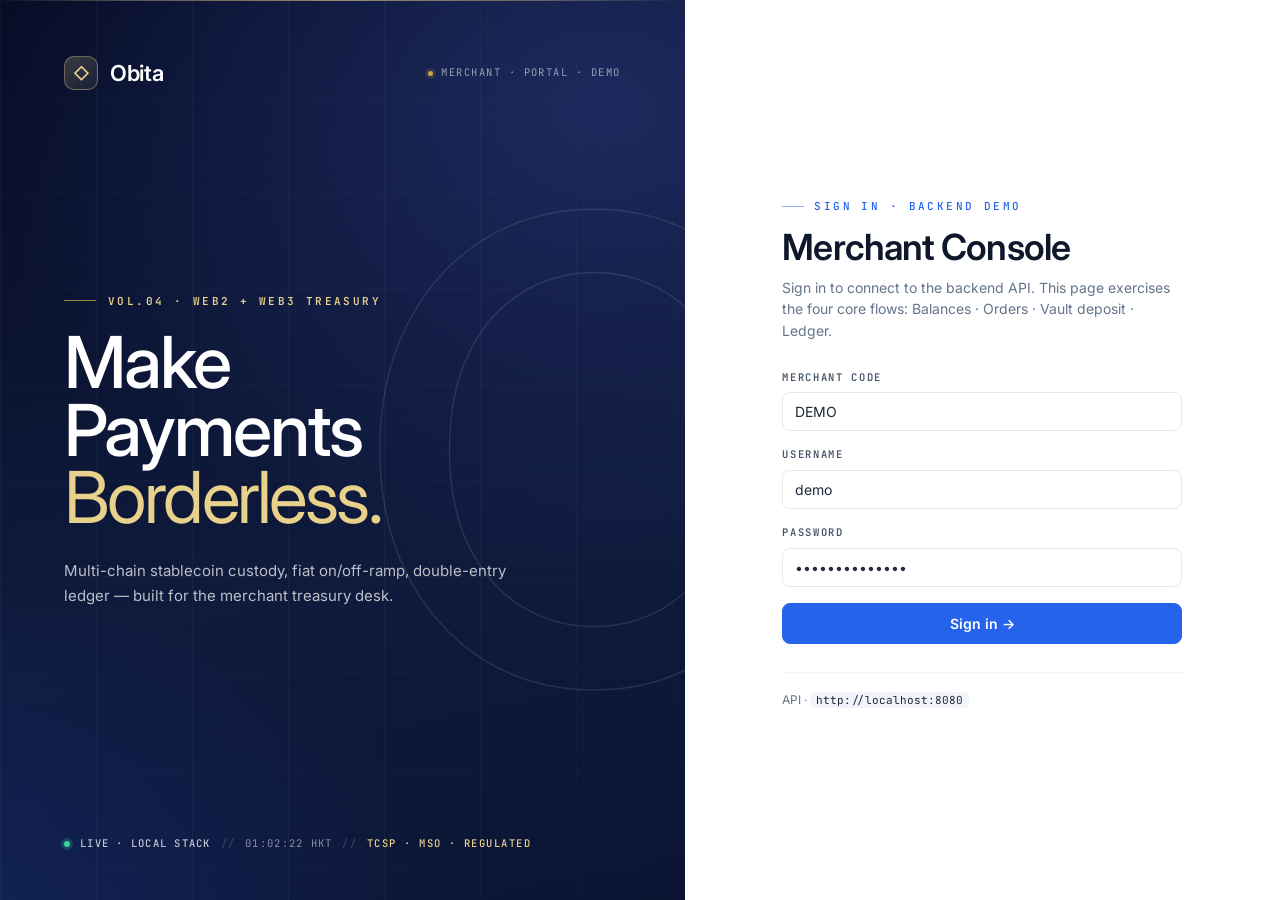
<file: frontend/index.html>
<!DOCTYPE html>
<html lang="en">
<head>
    <meta charset="UTF-8">
    <meta name="viewport" content="width=device-width, initial-scale=1.0">
    <title>Obita · Merchant Portal · Demo</title>
    <link href="https://fonts.googleapis.com/css2?family=Inter:wght@400;500;600;700&display=swap" rel="stylesheet">
    <link href="https://api.fontshare.com/v2/css?f[]=clash-display@700,600,500,400&display=swap" rel="stylesheet">
    <link href="https://fonts.googleapis.com/css2?family=JetBrains+Mono:wght@400;500;600;700&display=swap" rel="stylesheet">
    <link rel="stylesheet" href="styles.css">
</head>
<body class="is-logged-out" data-theme="light">

<!-- =========================================================================
     LOGIN — split brand panel + form
     ========================================================================= -->
<section id="view-login" class="view view--login">
    <!-- Brand panel (left) -->
    <aside class="login-brand-panel" aria-hidden="true">
        <span class="login-brand-emblem">O</span>

        <header class="login-brand-head">
            <div class="login-brand-lockup">
                <span class="login-brand-mark">◇</span>
                <span class="login-brand-wordmark">Obita</span>
            </div>
            <span class="login-brand-env">
                <span class="login-brand-env-dot"></span>
                merchant · portal · demo
            </span>
        </header>

        <div class="login-brand-hero">
            <p class="login-brand-eyebrow"><span id="login-brand-eyebrow">Vol.04 · Web2 + Web3 Treasury</span></p>
            <h2 class="login-brand-headline">
                <span id="login-brand-l1">Make</span><br>
                <span id="login-brand-l2">Payments</span><br>
                <em id="login-brand-em">Borderless.</em>
            </h2>
            <p class="login-brand-sub" id="login-brand-sub">
                Multi-chain stablecoin custody, fiat on/off-ramp, double-entry ledger — built for the merchant treasury desk.
            </p>
        </div>

        <footer class="login-brand-foot">
            <span class="login-brand-dot"></span>
            <span class="login-brand-status" id="login-brand-status">Live · Local stack</span>
            <span class="login-brand-sep">//</span>
            <span class="login-brand-time" id="login-brand-time">—</span>
            <span class="login-brand-sep">//</span>
            <span class="login-brand-seal" id="login-brand-seal">TCSP · MSO · Regulated</span>
        </footer>
    </aside>

    <!-- Form panel (right) -->
    <section class="login-form-panel" role="dialog" aria-labelledby="login-title">
        <div class="login-form-inner">
            <p class="login-eyebrow" id="login-eyebrow">Sign in · Backend Demo</p>
            <h1 class="login-title" id="login-title">Merchant Console</h1>
            <p class="login-sub" id="login-sub">Sign in to connect to the backend API. This page exercises the four core flows: Balances · Orders · Vault deposit · Ledger.</p>

            <form id="login-form" class="login-form" autocomplete="on">
                <label class="field">
                    <span class="field-label" id="login-merchant-label">Merchant code</span>
                    <input name="merchantCode" type="text" required value="DEMO" autocomplete="organization">
                </label>
                <label class="field">
                    <span class="field-label" id="login-username-label">Username</span>
                    <input name="username" type="text" required value="demo" autocomplete="username">
                </label>
                <label class="field">
                    <span class="field-label" id="login-password-label">Password</span>
                    <input name="password" type="password" required value="ObitaDemo!2026" autocomplete="current-password">
                </label>
                <button type="submit" class="btn btn--primary" id="login-submit" style="padding: 11px 16px; font-size: 14px;">Sign in →</button>
            </form>

            <div id="login-error" class="alert alert--error hidden" style="margin-top: 16px;"></div>

            <div class="login-footer">
                <span id="login-api-label">API</span> · <code id="login-api-base">http://localhost:8080</code>
            </div>
        </div>
    </section>
</section>

<!-- =========================================================================
     APP SHELL — sidebar + main
     ========================================================================= -->
<div class="dashboard-layout hidden" id="view-app">

    <!-- Sidebar -->
    <aside class="sidebar">
        <div class="sidebar-header">
            <div class="logo">
                <span class="logo-icon">◇</span>
                <span>Obita</span>
            </div>
        </div>

        <nav class="sidebar-nav" id="sidebar-nav">
            <a href="#overview" class="nav-item active" data-route="overview">
                <span class="nav-icon">▥</span><span class="nav-label">Overview</span>
            </a>

            <div class="nav-section-label" data-i18n="nav.section.vaults">Asset Vaults</div>
            <a href="#vault" class="nav-item" data-route="vault">
                <span class="nav-icon">◈</span><span class="nav-label">Stablecoin Vault</span>
            </a>
            <a href="#fiat-vault" class="nav-item" data-route="fiat-vault">
                <span class="nav-icon">¤</span><span class="nav-label">Fiat Vault</span>
                <span class="nav-coming-soon">Soon</span>
            </a>

            <div class="nav-section-label" data-i18n="nav.section.flow">Money Flow</div>
            <a href="#orders" class="nav-item" data-route="orders">
                <span class="nav-icon">↘</span><span class="nav-label">Invoice Orders</span>
            </a>
            <a href="#payouts" class="nav-item" data-route="payouts">
                <span class="nav-icon">↗</span><span class="nav-label">Payouts</span>
            </a>
            <a href="#conversion" class="nav-item" data-route="conversion">
                <span class="nav-icon">⇄</span><span class="nav-label">Conversion</span>
            </a>

            <div class="nav-section-label" data-i18n="nav.section.ops">Operations</div>
            <a href="#ledger" class="nav-item" data-route="ledger">
                <span class="nav-icon">≡</span><span class="nav-label">Ledger</span>
            </a>
            <a href="#approvals" class="nav-item" data-route="approvals">
                <span class="nav-icon">✓</span><span class="nav-label">Approvals</span>
            </a>
            <a href="#reports" class="nav-item" data-route="reports">
                <span class="nav-icon">▤</span><span class="nav-label">Report Center</span>
            </a>

            <div class="nav-section-label" data-i18n="nav.section.account">Account</div>
            <a href="#members" class="nav-item" data-route="members">
                <span class="nav-icon">⌬</span><span class="nav-label">Members</span>
            </a>
        </nav>

        <div class="sidebar-foot">
            <span id="sidebar-foot-label">Backend</span>
            <strong id="sidebar-foot-api">localhost:8080</strong>
        </div>
    </aside>

    <!-- Main content -->
    <main class="main-content">
        <header class="top-header">
            <div class="header-merchant-brand">
                <div class="header-merchant-logo" id="header-logo">D</div>
                <div class="header-merchant-copy">
                    <div class="header-merchant-label" id="header-merchant-label">Merchant</div>
                    <div class="header-merchant-name" id="header-merchant-name">DEMO</div>
                </div>
            </div>

            <div class="header-actions">
                <button class="header-icon-btn" id="btn-refresh" title="Refresh">↻</button>
                <button class="header-icon-btn" id="btn-theme" title="Toggle theme" aria-label="Toggle theme">☾</button>
                <button class="header-icon-btn header-lang-btn" id="btn-lang" title="Language">EN</button>
                <button class="header-icon-btn" id="btn-notif" title="Notifications">
                    ⚐<span class="notif-dot" id="notif-dot"></span>
                </button>
                <div class="dropdown-anchor">
                    <button class="header-avatar" id="btn-profile" title="Profile">D</button>
                    <div class="dropdown-menu" id="profile-menu">
                        <div class="dropdown-header">
                            <div class="user-name" id="profile-user-name">demo</div>
                            <div class="user-email" id="profile-user-email">demo@obita.local</div>
                        </div>
                        <div class="dropdown-item" data-action="my-profile">
                            <span class="dropdown-icon">◉</span>
                            <span data-i18n="profile.my">My Profile</span>
                        </div>
                        <div class="dropdown-item" data-action="security">
                            <span class="dropdown-icon">⚿</span>
                            <span data-i18n="profile.security">Security</span>
                        </div>
                        <div class="dropdown-item" data-action="docs">
                            <span class="dropdown-icon">⌘</span>
                            <span data-i18n="profile.docs">API Docs</span>
                        </div>
                        <div class="dropdown-divider"></div>
                        <div class="dropdown-item danger" data-action="logout">
                            <span class="dropdown-icon">⏻</span>
                            <span data-i18n="header.logout">Sign out</span>
                        </div>
                    </div>
                </div>
            </div>
        </header>

        <div class="content-body" id="content-body">
            <!-- dynamic page renders here -->
        </div>
    </main>
</div>

<!-- =========================================================================
     CREATE ORDER MODAL
     ========================================================================= -->
<div id="modal-create-order" class="modal hidden">
    <div class="modal-backdrop" data-close></div>
    <div class="modal-card">
        <header class="modal-header">
            <h3 id="m-order-title">New Invoice Order</h3>
            <button class="modal-close" data-close>×</button>
        </header>
        <form id="create-order-form" class="form modal-body">
            <label class="field">
                <span class="field-label" id="m-order-no-label">Merchant Order No</span>
                <input name="merchantOrderNo" type="text" required maxlength="64">
            </label>
            <div class="form-row">
                <label class="field">
                    <span class="field-label" id="m-order-quote-label">Quote</span>
                    <select name="quoteAsset">
                        <option value="CNY">CNY</option>
                        <option value="USD">USD</option>
                        <option value="HKD">HKD</option>
                    </select>
                </label>
                <label class="field">
                    <span class="field-label" id="m-order-quote-amount-label">Amount</span>
                    <input name="quoteAmount" type="number" min="0" step="0.01" required value="700">
                </label>
            </div>
            <div class="form-row">
                <label class="field">
                    <span class="field-label" id="m-order-settle-label">Settle currency</span>
                    <select name="settleAsset">
                        <option value="USDC-POLYGON">USDC-POLYGON</option>
                        <option value="USDC-ETH">USDC-ETH</option>
                        <option value="USDT-TRC20">USDT-TRC20</option>
                        <option value="USDT-BSC">USDT-BSC</option>
                    </select>
                </label>
                <label class="field">
                    <span class="field-label" id="m-order-settle-amount-label">Amount</span>
                    <input name="settleAmount" type="number" min="0" step="0.000001" required value="100">
                </label>
            </div>
            <label class="field">
                <span class="field-label" id="m-order-channel-label">Payment channel</span>
                <select name="paymentChannel">
                    <option value="CRYPTO">CRYPTO</option>
                    <option value="FIAT_BANK">FIAT_BANK</option>
                </select>
            </label>
            <label class="field">
                <span class="field-label" id="m-order-desc-label">Description</span>
                <input name="description" type="text" maxlength="255" id="m-order-desc-input" placeholder="optional">
            </label>
            <footer class="modal-footer">
                <button type="button" class="btn btn--ghost" id="m-order-cancel" data-close>Cancel</button>
                <button type="submit" class="btn btn--primary" id="m-order-create">Create order</button>
            </footer>
        </form>
    </div>
</div>

<!-- =========================================================================
     CREATE WITHDRAWAL MODAL (Sprint 6 — Payouts)
     ========================================================================= -->
<div id="modal-create-withdrawal" class="modal hidden">
    <div class="modal-backdrop" data-close></div>
    <div class="modal-card">
        <header class="modal-header">
            <h3 id="m-wdr-title">New Withdrawal</h3>
            <button class="modal-close" data-close>×</button>
        </header>
        <form id="create-withdrawal-form" class="form modal-body">
            <div class="form-row">
                <label class="field">
                    <span class="field-label" id="m-wdr-chain-label">Chain</span>
                    <select name="chainId">
                        <option value="POLYGON">POLYGON</option>
                        <option value="ETH">ETH</option>
                        <option value="BSC">BSC</option>
                        <option value="TRON">TRON</option>
                    </select>
                </label>
                <label class="field">
                    <span class="field-label" id="m-wdr-asset-label">Asset</span>
                    <select name="asset">
                        <option value="USDC-POLYGON">USDC-POLYGON</option>
                        <option value="USDC-ETH">USDC-ETH</option>
                        <option value="USDT-BSC">USDT-BSC</option>
                        <option value="USDT-TRC20">USDT-TRC20</option>
                    </select>
                </label>
            </div>
            <label class="field">
                <span class="field-label" id="m-wdr-amount-label">Amount</span>
                <input name="amount" type="number" min="0" step="0.000001" required value="50">
            </label>
            <label class="field">
                <span class="field-label" id="m-wdr-to-label">Destination address</span>
                <input name="toAddress" type="text" required maxlength="128" value="0xC0FFEE0000000000000000000000000000000000">
            </label>
            <p class="muted" id="m-wdr-foureyes" style="font-size: 12px; margin-top: 4px;">
                A second user (e.g. <code>demo_approver</code>) must approve before broadcast.
            </p>
            <footer class="modal-footer">
                <button type="button" class="btn btn--ghost" id="m-wdr-cancel" data-close>Cancel</button>
                <button type="submit" class="btn btn--primary" id="m-wdr-create">Submit request</button>
            </footer>
        </form>
    </div>
</div>

<!-- =========================================================================
     ORDER DETAIL MODAL
     ========================================================================= -->
<div id="modal-order-detail" class="modal hidden">
    <div class="modal-backdrop" data-close></div>
    <div class="modal-card" style="width: min(680px, calc(100vw - 32px));">
        <header class="modal-header">
            <h3 id="m-detail-title">Order Detail</h3>
            <button class="modal-close" data-close>×</button>
        </header>
        <div class="modal-body" id="m-detail-body" style="max-height: 70vh; overflow-y: auto;">
            <div class="empty">Loading…</div>
        </div>
    </div>
</div>

<!-- =========================================================================
     DRAWERS (slide from right) — share one overlay
     ========================================================================= -->
<div class="drawer-overlay" id="drawer-overlay"></div>
<aside class="drawer" id="inbox-drawer" aria-hidden="true">
    <div class="drawer-header">
        <h3 id="inbox-title">Inbox</h3>
        <button class="drawer-close" data-drawer-close aria-label="Close">×</button>
    </div>
    <div class="drawer-body" id="inbox-body"></div>
</aside>

<aside class="drawer" id="wallet-drawer" aria-hidden="true">
    <div class="drawer-header">
        <h3 id="wallet-title">Wallet History</h3>
        <button class="drawer-close" data-drawer-close aria-label="Close">×</button>
    </div>
    <div class="drawer-body" id="wallet-body"></div>
</aside>

<!-- toast -->
<div id="toast" class="toast hidden"></div>

<script type="module" src="api.js"></script>
<script type="module" src="app.js"></script>
</body>
</html>
</file>
<file: frontend/styles.css>
/* =============================================================================
   Obita Backend Demo — design tokens & components borrowed from
   frontend-legacy/design.md. Editorial direction: brass eyebrows, mono for
   IDs, status pairs, surface ladder. The shell is a sidebar+main dashboard
   matching the legacy SPA so demo pages read as one product.
   ============================================================================= */

:root, [data-theme="light"] {
    /* Surface ladder */
    --surface-base:    #FFFFFF;
    --surface-soft:    #FCFDFE;
    --surface-quiet:   #F8FAFC;
    --surface-overlay: #F1F5F9;

    /* Ink ladder */
    --ink-strong: #0F172A;
    --ink-base:   #1E293B;
    --ink-mid:    #475569;
    --ink-mute:   #64748B;
    --ink-quiet:  #94A3B8;

    /* Lines */
    --line-soft: #F1F5F9;
    --line-base: #E2E8F0;

    /* Brand */
    --clr-brand-ink:      #060B24;
    --clr-brand-ink-2:    #0F1B3D;
    --clr-brand-ink-3:    #1C2A5E;
    --clr-brand-electric: #1E3AFF;
    --clr-brand-brass:    #C9A449;
    --clr-brand-brass-2:  #E8D18A;
    --clr-brand-paper:    #F4EEDD;

    /* Status — paired (fg / strong / bg / soft-bg / border) */
    --status-success-fg:      #15803D;
    --status-success-strong:  #16A34A;
    --status-success-bg:      #DCFCE7;
    --status-success-soft-bg: #ECFDF5;
    --status-success-border:  #86EFAC;

    --status-info-fg:      #1D4ED8;
    --status-info-strong:  #2563EB;
    --status-info-bg:      #DBEAFE;
    --status-info-soft-bg: #EFF6FF;
    --status-info-border:  #BFDBFE;

    --status-warn-fg:      #B45309;
    --status-warn-strong:  #D97706;
    --status-warn-bg:      #FEF3C7;
    --status-warn-soft-bg: #FFFBEB;
    --status-warn-border:  #FDE68A;

    --status-danger-fg:      #B91C1C;
    --status-danger-strong:  #DC2626;
    --status-danger-bg:      #FEE2E2;
    --status-danger-soft-bg: #FEF2F2;
    --status-danger-border:  #FECACA;

    /* Type */
    --font-sans:    'Inter', -apple-system, BlinkMacSystemFont, "Segoe UI", Roboto, sans-serif;
    --font-display: 'Clash Display', 'Inter', sans-serif;
    --font-mono:    'JetBrains Mono', 'SFMono-Regular', Menlo, ui-monospace, monospace;

    /* Spacing scale (4px base) */
    --space-1: 4px;
    --space-2: 8px;
    --space-3: 12px;
    --space-4: 16px;
    --space-5: 20px;
    --space-6: 24px;
    --space-7: 28px;
    --space-8: 32px;

    /* Radius */
    --radius-sm:   6px;
    --radius-md:   8px;
    --radius-lg:   12px;
    --radius-pill: 999px;

    /* Shadows */
    --shadow-sm: 0 1px 2px 0 rgb(0 0 0 / 0.03);
    --shadow-md: 0 4px 6px -1px rgb(0 0 0 / 0.05), 0 2px 4px -2px rgb(0 0 0 / 0.03);
    --shadow-hero: 0 40px 80px -40px rgba(6, 11, 36, 0.55), 0 12px 32px -20px rgba(6, 11, 36, 0.35);

    /* Dimensions */
    --sidebar-width: 240px;
    --header-height: 64px;
}

/* =============================================================================
   DARK THEME — token override only; component CSS below is theme-agnostic.
   Editorial palette ported: deep brand-ink as canvas, brass eyebrow preserved,
   status pairs re-tuned for legibility on a dark surface.
   ============================================================================= */
[data-theme="dark"] {
    --surface-base:    #0F1B3D;   /* card */
    --surface-soft:    #14224A;   /* sub-header strip */
    --surface-quiet:   #060B24;   /* page background — brand ink */
    --surface-overlay: #1C2A5E;   /* hover, faint divider */

    --ink-strong: #F8FAFC;
    --ink-base:   #E2E8F0;
    --ink-mid:    #94A3B8;
    --ink-mute:   #64748B;
    --ink-quiet:  #475569;

    --line-soft: #1C2A5E;
    --line-base: #243366;

    /* Status — pulled toward the brand-ink background; soft-bg becomes a
       translucent tint, fg stays high-contrast. */
    --status-success-fg:      #6EE7B7;
    --status-success-strong:  #34D399;
    --status-success-bg:      rgba(52, 211, 153, 0.16);
    --status-success-soft-bg: rgba(52, 211, 153, 0.10);
    --status-success-border:  rgba(52, 211, 153, 0.40);

    --status-info-fg:      #93C5FD;
    --status-info-strong:  #60A5FA;
    --status-info-bg:      rgba(96, 165, 250, 0.16);
    --status-info-soft-bg: rgba(96, 165, 250, 0.10);
    --status-info-border:  rgba(96, 165, 250, 0.40);

    --status-warn-fg:      #FCD34D;
    --status-warn-strong:  #FBBF24;
    --status-warn-bg:      rgba(251, 191, 36, 0.16);
    --status-warn-soft-bg: rgba(251, 191, 36, 0.10);
    --status-warn-border:  rgba(251, 191, 36, 0.40);

    --status-danger-fg:      #FCA5A5;
    --status-danger-strong:  #F87171;
    --status-danger-bg:      rgba(248, 113, 113, 0.16);
    --status-danger-soft-bg: rgba(248, 113, 113, 0.10);
    --status-danger-border:  rgba(248, 113, 113, 0.40);

    /* Brand paper becomes a warm dark accent for ledger notes / brass tints */
    --clr-brand-paper: rgba(232, 209, 138, 0.10);

    --shadow-sm: 0 1px 2px 0 rgb(0 0 0 / 0.4);
    --shadow-md: 0 4px 6px -1px rgb(0 0 0 / 0.5), 0 2px 4px -2px rgb(0 0 0 / 0.3);
}

/* Dark-mode-only tweaks for components whose default styling assumed light */
[data-theme="dark"] body { background: var(--surface-quiet); }
[data-theme="dark"] code {
    background: var(--surface-overlay);
    color: var(--ink-base);
}
[data-theme="dark"] .btn--primary {
    background: var(--status-info-strong);
    color: #060B24;
    border-color: var(--status-info-strong);
}
[data-theme="dark"] .btn--primary:hover {
    background: var(--status-info-fg);
    border-color: var(--status-info-fg);
}
[data-theme="dark"] .btn--ink {
    background: var(--clr-brand-brass);
    color: var(--clr-brand-ink);
    border-color: var(--clr-brand-brass);
}
[data-theme="dark"] .btn--ink:hover {
    background: var(--clr-brand-brass-2);
    border-color: var(--clr-brand-brass-2);
}
[data-theme="dark"] .data-table thead th { background: var(--surface-soft); }
[data-theme="dark"] .data-table tbody tr:hover { background: var(--surface-overlay); }
[data-theme="dark"] .kpi-tile--hero {
    background: linear-gradient(160deg, #0B1433 0%, var(--clr-brand-ink-3) 100%);
    border: 1px solid rgba(232, 209, 138, 0.18);
}
[data-theme="dark"] .asset-chip {
    background: rgba(201, 164, 73, 0.16);
    color: var(--clr-brand-brass-2);
    border-color: rgba(201, 164, 73, 0.4);
}
[data-theme="dark"] .ledger-note td {
    background: rgba(201, 164, 73, 0.08);
    color: var(--ink-base);
    border-top: 1px solid rgba(201, 164, 73, 0.18);
}
[data-theme="dark"] .modal-backdrop { background: rgba(0, 0, 0, 0.6); }
[data-theme="dark"] .toast { box-shadow: 0 16px 40px -12px rgba(0,0,0,0.7); }
[data-theme="dark"] .header-icon-btn,
[data-theme="dark"] .field input,
[data-theme="dark"] .field select,
[data-theme="dark"] .field textarea,
[data-theme="dark"] .btn {
    background: var(--surface-soft);
    color: var(--ink-base);
    border-color: var(--line-base);
}
[data-theme="dark"] .field input:focus,
[data-theme="dark"] .field select:focus,
[data-theme="dark"] .field textarea:focus {
    border-color: var(--status-info-strong);
    box-shadow: 0 0 0 3px rgba(96,165,250,0.18);
}
[data-theme="dark"] .nav-item.active {
    background: rgba(96,165,250,0.14);
    color: var(--status-info-fg);
}
[data-theme="dark"] .chain-badge--POLYGON { background: rgba(124,58,237,0.20); color: #C4B5FD; }
[data-theme="dark"] .chain-badge--ETH     { background: rgba(67,56,202,0.22);  color: #A5B4FC; }
[data-theme="dark"] .chain-badge--BSC     { background: rgba(180,83,9,0.22);   color: #FCD34D; }
[data-theme="dark"] .chain-badge--TRON    { background: rgba(220,38,38,0.22);  color: #FCA5A5; }
[data-theme="dark"] .header-merchant-brand { background: var(--surface-soft); }

* { box-sizing: border-box; }
html, body {
    margin: 0;
    padding: 0;
    font-family: var(--font-sans);
    font-size: 14px;
    line-height: 1.5;
    color: var(--ink-base);
    background: var(--surface-quiet);
    -webkit-font-smoothing: antialiased;
}
body { overflow: hidden; }
.hidden { display: none !important; }
.mono   { font-family: var(--font-mono); font-variant-numeric: tabular-nums; }
.muted  { color: var(--ink-mute); }
.tabnums { font-variant-numeric: tabular-nums; }

code {
    font-family: var(--font-mono);
    font-size: 0.92em;
    background: var(--surface-overlay);
    padding: 1px 6px;
    border-radius: var(--radius-sm);
    color: var(--ink-base);
}
a { color: var(--status-info-strong); text-decoration: none; }
a:hover { text-decoration: underline; }

/* =============================================================================
   LOGIN — split brand panel + form panel (legacy editorial language)
   ============================================================================= */
.view--login {
    position: fixed;
    inset: 0;
    z-index: 2000;
    display: grid;
    grid-template-columns: 1.15fr 1fr;
    background: #FFFFFF;
    overflow: hidden;
}
.login-brand-panel {
    position: relative;
    overflow: hidden;
    padding: 56px 64px 48px;
    color: #FFFFFF;
    background:
        radial-gradient(1100px 800px at 88% 12%, var(--clr-brand-ink-3) 0%, transparent 58%),
        radial-gradient(900px 600px at -10% 105%, #12245A 0%, transparent 60%),
        linear-gradient(168deg, var(--clr-brand-ink) 0%, var(--clr-brand-ink-2) 62%, #0B1433 100%);
    display: flex;
    flex-direction: column;
    justify-content: space-between;
}
.login-brand-panel::before {
    content: '';
    position: absolute;
    inset: 0;
    background-image:
        linear-gradient(to right, rgba(255,255,255,0.035) 1px, transparent 1px),
        linear-gradient(to bottom, rgba(255,255,255,0.025) 1px, transparent 1px);
    background-size: 96px 96px;
    pointer-events: none;
    z-index: 0;
    mask-image: radial-gradient(ellipse 100% 120% at 30% 50%, black 45%, transparent 90%);
}
.login-brand-panel::after {
    content: '';
    position: absolute;
    top: 0; left: 0; right: 0;
    height: 1px;
    background: linear-gradient(to right, transparent 0%,
        rgba(232, 209, 138, 0.35) 20%,
        rgba(232, 209, 138, 0.6) 50%,
        rgba(232, 209, 138, 0.35) 80%, transparent 100%);
    z-index: 2;
}
.login-brand-emblem {
    position: absolute;
    right: -18%; top: 50%;
    transform: translateY(-50%);
    pointer-events: none; z-index: 0;
    font-family: var(--font-display);
    font-weight: 500;
    font-size: clamp(420px, 50vw, 760px);
    line-height: 0.78;
    letter-spacing: -0.04em;
    color: transparent;
    -webkit-text-stroke: 1.5px rgba(255, 255, 255, 0.10);
}
.login-brand-head, .login-brand-hero, .login-brand-foot {
    position: relative;
    z-index: 2;
}
.login-brand-head { display: flex; align-items: center; justify-content: space-between; gap: 16px; }
.login-brand-lockup { display: inline-flex; align-items: center; gap: 12px; }
.login-brand-mark {
    width: 34px; height: 34px;
    border-radius: 10px;
    background: linear-gradient(140deg, rgba(232,209,138,0.22) 0%, rgba(232,209,138,0.06) 100%);
    border: 1px solid rgba(232,209,138,0.38);
    display: inline-flex; align-items: center; justify-content: center;
    color: var(--clr-brand-brass-2);
    font-family: var(--font-display);
    font-size: 16px; font-weight: 600;
}
.login-brand-wordmark {
    font-family: var(--font-display);
    font-size: 22px; font-weight: 600;
    letter-spacing: -0.015em;
    color: #FFFFFF;
}
.login-brand-env {
    display: inline-flex; align-items: center; gap: 8px;
    font-family: var(--font-mono);
    font-size: 10.5px; letter-spacing: 0.14em;
    text-transform: uppercase;
    color: rgba(255,255,255,0.55);
}
.login-brand-env-dot {
    width: 5px; height: 5px; border-radius: 999px;
    background: var(--clr-brand-brass);
    box-shadow: 0 0 0 3px rgba(201,164,73,0.14);
}
.login-brand-hero { max-width: 640px; }
.login-brand-eyebrow {
    margin: 0 0 20px;
    font-family: var(--font-mono);
    font-size: 11px; font-weight: 500;
    letter-spacing: 0.22em;
    text-transform: uppercase;
    color: rgba(255,255,255,0.55);
    display: inline-flex; align-items: center; gap: 12px;
}
.login-brand-eyebrow span { color: var(--clr-brand-brass-2); font-weight: 600; }
.login-brand-eyebrow::before {
    content: '';
    width: 32px; height: 1px;
    background: var(--clr-brand-brass);
    opacity: 0.75;
}
.login-brand-headline {
    margin: 0 0 28px;
    font-family: var(--font-display);
    font-weight: 500;
    font-size: clamp(48px, 5.6vw, 84px);
    line-height: 0.94;
    letter-spacing: -0.028em;
    color: #FFFFFF;
}
.login-brand-headline em {
    display: inline-block;
    font-style: normal;
    font-weight: 400;
    color: var(--clr-brand-brass-2);
    letter-spacing: -0.035em;
}
.login-brand-sub {
    max-width: 460px;
    margin: 0 0 32px;
    font-size: 15px; line-height: 1.65;
    color: rgba(255,255,255,0.72);
}
.login-brand-foot {
    display: inline-flex; flex-wrap: wrap;
    align-items: center; gap: 10px;
    font-family: var(--font-mono);
    font-size: 10.5px; letter-spacing: 0.12em;
    color: rgba(255,255,255,0.5);
}
.login-brand-dot {
    width: 6px; height: 6px; border-radius: 999px;
    background: #34D399;
    box-shadow: 0 0 0 3px rgba(52,211,153,0.2);
}
.login-brand-status { color: rgba(255,255,255,0.75); font-weight: 500; text-transform: uppercase; }
.login-brand-sep { color: rgba(255,255,255,0.2); }
.login-brand-seal {
    color: var(--clr-brand-brass-2);
    font-weight: 500; text-transform: uppercase;
    letter-spacing: 0.14em;
}

.login-form-panel {
    display: flex; align-items: center; justify-content: center;
    padding: 56px 48px;
    background: #FFFFFF;
    overflow-y: auto;
}
.login-form-inner { width: 100%; max-width: 400px; }
.login-eyebrow {
    margin: 0 0 14px;
    font-family: var(--font-mono);
    font-size: 11px; font-weight: 500;
    letter-spacing: 0.22em; text-transform: uppercase;
    color: var(--status-info-strong);
    display: inline-flex; align-items: center; gap: 10px;
}
.login-eyebrow::before {
    content: ''; width: 22px; height: 1px;
    background: currentColor; opacity: 0.5;
}
.login-title {
    margin: 0 0 10px;
    font-family: var(--font-display);
    font-weight: 600;
    font-size: 36px;
    letter-spacing: -0.025em;
    color: var(--ink-strong);
    line-height: 1.05;
}
.login-sub {
    margin: 0 0 28px;
    font-size: 14px; color: var(--ink-mute);
    line-height: 1.55;
}
.login-form { display: flex; flex-direction: column; gap: 16px; }
.login-footer {
    margin-top: 28px;
    padding-top: 18px;
    border-top: 1px solid var(--line-soft);
    font-size: 12px; color: var(--ink-mute);
}

/* =============================================================================
   FORMS / FIELDS / BUTTONS
   ============================================================================= */
.field { display: flex; flex-direction: column; gap: 7px; }
.field-label {
    font-family: var(--font-mono);
    font-size: 10.5px; letter-spacing: 0.16em;
    color: var(--ink-mid);
    text-transform: uppercase;
    font-weight: 600;
}
.field input, .field select, .field textarea {
    font-family: var(--font-sans);
    font-size: 14px;
    padding: 10px 12px;
    border: 1px solid var(--line-base);
    border-radius: var(--radius-md);
    background: var(--surface-base);
    color: var(--ink-base);
    transition: border-color 150ms, box-shadow 150ms;
}
.field input:focus, .field select:focus, .field textarea:focus {
    outline: none;
    border-color: var(--status-info-strong);
    box-shadow: 0 0 0 3px var(--status-info-soft-bg);
}
.form { display: flex; flex-direction: column; gap: 16px; }
.form-row { display: grid; grid-template-columns: 1fr 1fr; gap: 16px; }

.btn {
    display: inline-flex;
    align-items: center; justify-content: center;
    gap: 6px;
    padding: 9px 16px;
    border: 1px solid var(--line-base);
    border-radius: var(--radius-md);
    font-family: var(--font-sans);
    font-size: 13px; font-weight: 600;
    background: var(--surface-base);
    color: var(--ink-base);
    cursor: pointer;
    transition: background 150ms, border-color 150ms, color 150ms;
}
.btn:hover { background: var(--surface-overlay); }
.btn:disabled { opacity: 0.5; cursor: not-allowed; }
.btn--primary {
    background: var(--status-info-strong);
    color: #FFFFFF;
    border-color: var(--status-info-strong);
}
.btn--primary:hover { background: var(--status-info-fg); border-color: var(--status-info-fg); }
.btn--ink {
    background: var(--ink-strong);
    color: #FFFFFF;
    border-color: var(--ink-strong);
}
.btn--ink:hover { background: var(--clr-brand-ink-2); border-color: var(--clr-brand-ink-2); }
.btn--ghost {
    background: transparent;
    border-color: transparent;
    color: var(--ink-mid);
}
.btn--ghost:hover { background: var(--surface-overlay); color: var(--ink-strong); }
.btn--small  { padding: 6px 12px; font-size: 12px; }
.btn--tiny   { padding: 4px 10px; font-size: 11px; }

/* =============================================================================
   APP SHELL — sidebar + main
   ============================================================================= */
.dashboard-layout {
    display: flex;
    height: 100vh;
    width: 100vw;
}

/* Sidebar */
.sidebar {
    width: var(--sidebar-width);
    background: var(--surface-base);
    border-right: 1px solid var(--line-base);
    display: flex; flex-direction: column;
    flex-shrink: 0;
    z-index: 10;
}
.sidebar-header {
    height: var(--header-height);
    display: flex; align-items: center;
    padding: 0 24px;
    border-bottom: 1px solid var(--line-base);
}
.logo {
    display: flex; align-items: center; gap: 10px;
    font-family: var(--font-display);
    font-size: 22px; font-weight: 600;
    color: var(--ink-strong);
    letter-spacing: -0.015em;
}
.logo-icon {
    width: 22px; height: 22px;
    border-radius: var(--radius-sm);
    background: linear-gradient(140deg, var(--status-info-strong), var(--clr-brand-ink-2));
    color: #FFFFFF;
    display: inline-flex; align-items: center; justify-content: center;
    font-size: 12px; font-weight: 700;
    font-family: var(--font-display);
}
.sidebar-nav {
    flex: 1;
    overflow-y: auto;
    padding: 20px 14px;
    display: flex; flex-direction: column; gap: 2px;
}
.sidebar-nav::-webkit-scrollbar { width: 4px; }
.sidebar-nav::-webkit-scrollbar-thumb { background: var(--line-base); border-radius: 4px; }

.nav-section-label {
    font-family: var(--font-mono);
    font-size: 10px;
    font-weight: 600;
    letter-spacing: 0.18em;
    text-transform: uppercase;
    color: var(--ink-quiet);
    padding: 14px 14px 6px;
}
.nav-item {
    display: flex; align-items: center; gap: 11px;
    padding: 9px 14px;
    color: var(--ink-mid);
    text-decoration: none;
    border-radius: var(--radius-md);
    font-size: 13.5px;
    font-weight: 500;
    cursor: pointer;
    transition: background 150ms, color 150ms;
    position: relative;
}
.nav-item:hover {
    background: var(--surface-overlay);
    color: var(--ink-strong);
    text-decoration: none;
}
.nav-item.active {
    background: var(--status-info-soft-bg);
    color: var(--status-info-fg);
    font-weight: 600;
}
.nav-item.active::after {
    content: '';
    width: 5px; height: 5px;
    border-radius: 999px;
    background: var(--clr-brand-brass);
    margin-left: auto;
    box-shadow: 0 0 0 3px rgba(201,164,73,0.14);
}
.nav-icon {
    width: 16px; height: 16px;
    flex-shrink: 0;
    color: currentColor;
    opacity: 0.85;
}
.nav-coming-soon {
    margin-left: auto;
    font-family: var(--font-mono);
    font-size: 9.5px; font-weight: 600;
    letter-spacing: 0.10em;
    text-transform: uppercase;
    color: var(--ink-quiet);
    background: var(--surface-overlay);
    padding: 2px 7px;
    border-radius: var(--radius-pill);
}

.sidebar-foot {
    padding: 14px 18px 22px;
    border-top: 1px solid var(--line-soft);
    font-family: var(--font-mono);
    font-size: 10.5px;
    letter-spacing: 0.10em;
    color: var(--ink-quiet);
    text-transform: uppercase;
}
.sidebar-foot strong {
    display: block;
    font-family: var(--font-sans);
    font-size: 12px; letter-spacing: 0;
    color: var(--ink-base);
    margin-top: 4px;
    text-transform: none;
}

/* Main content */
.main-content {
    flex: 1;
    display: flex; flex-direction: column;
    overflow: hidden;
}
.top-header {
    height: var(--header-height);
    display: flex; align-items: center;
    padding: 0 32px;
    background: var(--surface-base);
    border-bottom: 1px solid var(--line-base);
    gap: 16px;
}
.header-merchant-brand {
    display: flex; align-items: center; gap: 11px;
    padding: 6px 12px;
    border-radius: var(--radius-md);
    border: 1px solid var(--line-base);
    background: var(--surface-soft);
}
.header-merchant-logo {
    width: 28px; height: 28px;
    border-radius: var(--radius-sm);
    background: var(--surface-overlay);
    color: var(--ink-strong);
    display: inline-flex; align-items: center; justify-content: center;
    font-family: var(--font-display);
    font-weight: 600;
    font-size: 13px;
}
.header-merchant-copy { display: flex; flex-direction: column; line-height: 1.15; }
.header-merchant-label {
    font-family: var(--font-mono);
    font-size: 9.5px; font-weight: 600;
    letter-spacing: 0.16em; text-transform: uppercase;
    color: var(--ink-quiet);
}
.header-merchant-name {
    font-family: var(--font-display);
    font-size: 14px; font-weight: 600;
    color: var(--ink-strong);
    letter-spacing: -0.01em;
}
.header-actions { margin-left: auto; display: flex; align-items: center; gap: 10px; }
.header-icon-btn {
    width: 36px; height: 36px;
    border-radius: var(--radius-md);
    border: 1px solid var(--line-base);
    background: var(--surface-base);
    color: var(--ink-mid);
    display: inline-flex; align-items: center; justify-content: center;
    cursor: pointer;
    transition: background 150ms, color 150ms;
    font-size: 16px;
}
.header-icon-btn:hover { background: var(--surface-overlay); color: var(--ink-strong); }
.header-avatar {
    width: 32px; height: 32px;
    border-radius: 999px;
    background: linear-gradient(140deg, var(--status-info-strong), var(--clr-brand-ink-2));
    color: #FFFFFF;
    display: inline-flex; align-items: center; justify-content: center;
    font-weight: 600; font-size: 13px;
    cursor: pointer;
}

.content-body {
    flex: 1;
    padding: 32px 40px 48px;
    overflow-y: auto;
    background: var(--surface-quiet);
}
.content-body::-webkit-scrollbar { width: 8px; }
.content-body::-webkit-scrollbar-thumb { background: var(--line-base); border-radius: 8px; }

/* =============================================================================
   EDITORIAL HEADER CARD (per page)
   ============================================================================= */
.page-hero {
    position: relative;
    background: var(--surface-base);
    border: 1px solid var(--line-base);
    border-radius: var(--radius-lg);
    padding: 28px 32px;
    margin-bottom: 24px;
    overflow: hidden;
}
.page-hero::before {
    content: '';
    position: absolute;
    top: 0; left: 0; right: 0;
    height: 3px;
    background: linear-gradient(90deg, var(--clr-brand-brass) 0%, rgba(201,164,73,0.4) 100%);
}
.page-hero-head {
    display: flex; align-items: flex-start; justify-content: space-between;
    gap: 24px; flex-wrap: wrap;
}
.eyebrow-brass {
    display: inline-flex; align-items: center; gap: 10px;
    font-family: var(--font-mono);
    font-size: 10.5px; font-weight: 600;
    letter-spacing: 0.22em; text-transform: uppercase;
    color: var(--clr-brand-brass);
    margin-bottom: 12px;
}
.eyebrow-brass::before {
    content: ''; width: 18px; height: 1px;
    background: var(--clr-brand-brass);
}
.page-hero h1 {
    margin: 0 0 6px;
    font-family: var(--font-display);
    font-weight: 500;
    font-size: 30px;
    letter-spacing: -0.018em;
    color: var(--ink-strong);
    line-height: 1.15;
}
.page-hero-sub {
    margin: 0;
    font-size: 14px;
    color: var(--ink-mid);
    line-height: 1.6;
    max-width: 720px;
}
.page-hero-actions { display: flex; gap: 10px; align-items: center; }

/* =============================================================================
   STATUS PILLS
   ============================================================================= */
.pill {
    display: inline-flex; align-items: center; gap: 5px;
    font-family: var(--font-mono);
    font-size: 10px; font-weight: 700;
    letter-spacing: 0.10em; text-transform: uppercase;
    padding: 3px 9px;
    border-radius: var(--radius-pill);
    border: 1px solid transparent;
    line-height: 1.5;
}
.pill--success { background: var(--status-success-bg); color: var(--status-success-fg); border-color: var(--status-success-border); }
.pill--info    { background: var(--status-info-bg);    color: var(--status-info-fg);    border-color: var(--status-info-border); }
.pill--warn    { background: var(--status-warn-bg);    color: var(--status-warn-fg);    border-color: var(--status-warn-border); }
.pill--danger  { background: var(--status-danger-bg);  color: var(--status-danger-fg);  border-color: var(--status-danger-border); }
.pill--neutral { background: var(--surface-overlay);   color: var(--ink-mid);           border-color: var(--line-base); }

/* Index pill (mono 01/02/03) */
.idx-pill {
    font-family: var(--font-mono);
    font-size: 9.5px; font-weight: 700;
    padding: 3px 8px;
    border: 1px solid var(--line-base);
    background: var(--surface-base);
    color: var(--ink-mute);
    border-radius: var(--radius-sm);
    letter-spacing: 0.18em;
    text-transform: uppercase;
}

/* =============================================================================
   SECTION CARDS
   ============================================================================= */
.section-card {
    background: var(--surface-base);
    border: 1px solid var(--line-base);
    border-radius: var(--radius-lg);
    margin-bottom: 24px;
    overflow: hidden;
}
.section-head {
    display: flex; align-items: center; gap: 12px;
    padding: 16px 24px;
    border-bottom: 1px solid var(--line-soft);
}
.section-head h2 {
    margin: 0;
    font-family: var(--font-display);
    font-size: 16px; font-weight: 600;
    color: var(--ink-strong);
    letter-spacing: -0.005em;
}
.section-head-actions { margin-left: auto; display: flex; gap: 8px; align-items: center; }
.section-body { padding: 24px; }
.section-body--flush { padding: 0; }

/* =============================================================================
   KPI STRIP
   ============================================================================= */
.kpi-strip {
    display: grid;
    grid-template-columns: repeat(4, 1fr);
    gap: 1px;
    background: var(--line-base);
    border: 1px solid var(--line-base);
    border-radius: var(--radius-lg);
    overflow: hidden;
    margin-bottom: 24px;
}
.kpi-tile {
    background: var(--surface-base);
    padding: 22px 24px;
    display: flex; flex-direction: column; gap: 6px;
    min-height: 124px;
}
.kpi-tile--hero {
    background: linear-gradient(160deg, var(--clr-brand-ink) 0%, var(--clr-brand-ink-2) 100%);
    color: #FFFFFF;
    grid-column: span 1;
    position: relative;
}
.kpi-label {
    font-family: var(--font-mono);
    font-size: 10.5px; font-weight: 600;
    letter-spacing: 0.16em; text-transform: uppercase;
    color: var(--ink-quiet);
    display: inline-flex; align-items: center; gap: 8px;
}
.kpi-tile--hero .kpi-label { color: rgba(255,255,255,0.65); }
.kpi-dot {
    width: 8px; height: 8px; border-radius: 999px;
    background: var(--surface-overlay);
}
.kpi-dot--success { background: var(--status-success-strong); box-shadow: 0 0 0 3px var(--status-success-soft-bg); }
.kpi-dot--info    { background: var(--status-info-strong);    box-shadow: 0 0 0 3px var(--status-info-soft-bg); }
.kpi-dot--warn    { background: var(--status-warn-strong);    box-shadow: 0 0 0 3px var(--status-warn-soft-bg); }
.kpi-dot--brass   { background: var(--clr-brand-brass);       box-shadow: 0 0 0 3px rgba(201,164,73,0.2); }
.kpi-value {
    font-family: var(--font-display);
    font-size: 28px; font-weight: 500;
    letter-spacing: -0.015em;
    color: var(--ink-strong);
    font-variant-numeric: tabular-nums;
    margin-top: 4px;
}
.kpi-tile--hero .kpi-value { color: #FFFFFF; }
.kpi-meta { font-size: 12px; color: var(--ink-mute); margin-top: auto; }
.kpi-tile--hero .kpi-meta { color: rgba(255,255,255,0.55); }

/* =============================================================================
   BALANCE CARDS
   ============================================================================= */
.balances-grid {
    display: grid;
    grid-template-columns: repeat(auto-fill, minmax(260px, 1fr));
    gap: 16px;
}
.balance-card {
    background: var(--surface-base);
    border: 1px solid var(--line-base);
    border-radius: var(--radius-lg);
    padding: 22px;
}
.balance-card-head {
    display: flex; align-items: center; gap: 10px;
    margin-bottom: 14px;
}
.asset-chip {
    display: inline-flex; align-items: center; gap: 6px;
    font-family: var(--font-mono);
    font-size: 10.5px; font-weight: 700;
    letter-spacing: 0.10em; text-transform: uppercase;
    padding: 3px 9px;
    border-radius: var(--radius-pill);
    background: var(--clr-brand-paper);
    color: #7A5A1F;
    border: 1px solid #E2C779;
}
.balance-card-amount {
    font-family: var(--font-display);
    font-size: 30px; font-weight: 500;
    letter-spacing: -0.012em;
    color: var(--ink-strong);
    font-variant-numeric: tabular-nums;
}
.balance-card-label {
    font-family: var(--font-mono);
    font-size: 10.5px; letter-spacing: 0.14em;
    text-transform: uppercase;
    color: var(--ink-mute);
    margin-top: 2px;
}
.balance-breakdown {
    list-style: none;
    margin: 16px 0 0; padding: 14px 0 0;
    border-top: 1px solid var(--line-soft);
    display: grid; gap: 7px;
}
.balance-breakdown li {
    display: flex; align-items: center;
    justify-content: space-between;
    font-size: 12.5px;
}
.bd-key {
    font-family: var(--font-mono);
    font-size: 10.5px; font-weight: 600;
    letter-spacing: 0.10em; text-transform: uppercase;
    color: var(--ink-mute);
}
.bd-val {
    font-family: var(--font-mono);
    color: var(--ink-base);
    font-variant-numeric: tabular-nums;
}

/* =============================================================================
   ORDER LIST (table-style)
   ============================================================================= */
.data-table-wrap {
    overflow-x: auto;
}
.data-table {
    width: 100%;
    border-collapse: collapse;
    font-size: 13px;
}
.data-table th, .data-table td {
    padding: 14px 24px;
    border-bottom: 1px solid var(--line-soft);
    text-align: left;
    vertical-align: middle;
}
.data-table thead th {
    background: var(--surface-soft);
    font-family: var(--font-mono);
    font-size: 10.5px; font-weight: 600;
    letter-spacing: 0.14em; text-transform: uppercase;
    color: var(--ink-mute);
    border-bottom: 1px solid var(--line-base);
}
.data-table tbody tr:hover { background: var(--surface-soft); }
.data-table tbody tr:last-child td { border-bottom: none; }
.data-table .num { text-align: right; font-variant-numeric: tabular-nums; font-family: var(--font-mono); }
.data-table .dir { text-align: center; }
.data-table .empty {
    padding: 56px 24px;
    text-align: center;
    color: var(--ink-mute);
}
.cell-id {
    font-family: var(--font-mono);
    font-size: 12px; color: var(--ink-mute);
    letter-spacing: 0.02em;
}
.cell-no {
    font-weight: 600;
    color: var(--ink-strong);
}
.cell-actions {
    display: flex; gap: 6px;
    justify-content: flex-end;
}

/* =============================================================================
   ADDRESS BOOK (Vault)
   ============================================================================= */
.addr-cards {
    display: grid;
    grid-template-columns: repeat(auto-fill, minmax(280px, 1fr));
    gap: 14px;
}
.addr-card {
    position: relative;
    background: var(--surface-base);
    border: 1px solid var(--line-base);
    border-radius: var(--radius-lg);
    padding: 18px;
    transition: border-color 150ms, box-shadow 150ms, transform 150ms;
}
.addr-card:hover {
    border-color: var(--status-info-border);
    box-shadow: 0 8px 20px -16px rgba(37, 99, 235, 0.4);
    transform: translateY(-2px);
}
.addr-card-head {
    display: flex; align-items: center; gap: 10px;
    flex-wrap: wrap;
    margin-bottom: 12px;
}
.chain-badge {
    width: 36px; height: 36px;
    border-radius: var(--radius-md);
    display: inline-flex; align-items: center; justify-content: center;
    font-family: var(--font-display);
    font-weight: 700;
    font-size: 14px;
    flex-shrink: 0;
}
.chain-badge--POLYGON { background: #F5F3FF; color: #7C3AED; }
.chain-badge--ETH     { background: #E0E7FF; color: #4338CA; }
.chain-badge--BSC     { background: #FEF3C7; color: #B45309; }
.chain-badge--TRON    { background: #FEE2E2; color: #DC2626; }

.addr-card-title {
    font-family: var(--font-display);
    font-size: 14px; font-weight: 600;
    color: var(--ink-strong);
    letter-spacing: -0.005em;
}
.addr-card-value {
    font-family: var(--font-mono);
    font-size: 12px;
    color: var(--ink-mid);
    word-break: break-all;
    margin: 6px 0 14px;
    letter-spacing: 0.02em;
}
.addr-card-foot {
    display: flex; gap: 8px; align-items: center;
    padding-top: 12px;
    border-top: 1px solid var(--line-soft);
}
.addr-empty-tile {
    border: 1.5px dashed var(--ink-quiet);
    border-radius: var(--radius-lg);
    padding: 28px;
    display: flex; flex-direction: column;
    align-items: center; justify-content: center;
    gap: 10px;
    color: var(--ink-mute);
    text-align: center;
    min-height: 168px;
}

/* =============================================================================
   ALERTS / EMPTY / TOAST
   ============================================================================= */
.alert {
    padding: 12px 16px;
    border-radius: var(--radius-md);
    border: 1px solid var(--line-base);
    background: var(--surface-soft);
    font-size: 13px;
    line-height: 1.6;
}
.alert--error {
    background: var(--status-danger-soft-bg);
    border-color: var(--status-danger-border);
    color: var(--status-danger-fg);
}
.alert--info {
    background: var(--status-info-soft-bg);
    border-color: var(--status-info-border);
    color: var(--status-info-fg);
}
.alert--success {
    background: var(--status-success-soft-bg);
    border-color: var(--status-success-border);
    color: var(--status-success-fg);
}

.empty {
    padding: 56px 24px;
    text-align: center;
    color: var(--ink-mute);
    font-size: 13px;
    line-height: 1.65;
}
.empty strong {
    display: block;
    margin-bottom: 6px;
    color: var(--ink-base);
    font-size: 14px;
    font-weight: 600;
}

.toast {
    position: fixed;
    right: 32px; bottom: 32px;
    background: var(--ink-strong);
    color: #FFFFFF;
    padding: 12px 16px;
    border-radius: var(--radius-md);
    font-size: 13px;
    box-shadow: 0 16px 40px -12px rgba(6,11,36,0.4);
    z-index: 200;
    max-width: 480px;
    animation: toast-rise 200ms ease;
}
.toast--ok    { background: var(--status-success-strong); }
.toast--error { background: var(--status-danger-strong); }
@keyframes toast-rise {
    from { opacity: 0; transform: translateY(8px); }
    to   { opacity: 1; transform: translateY(0); }
}

/* =============================================================================
   MODAL
   ============================================================================= */
.modal {
    position: fixed; inset: 0;
    z-index: 100;
    display: grid; place-items: center;
}
.modal-backdrop {
    position: absolute; inset: 0;
    background: rgba(6, 11, 36, 0.42);
    backdrop-filter: blur(4px);
}
.modal-card {
    position: relative;
    width: min(540px, calc(100vw - 32px));
    background: var(--surface-base);
    border-radius: var(--radius-lg);
    box-shadow: 0 24px 64px -16px rgba(6,11,36,0.3);
    overflow: hidden;
}
.modal-header {
    display: flex; align-items: center;
    justify-content: space-between;
    padding: 18px 24px;
    border-bottom: 1px solid var(--line-base);
}
.modal-header h3 {
    margin: 0;
    font-family: var(--font-display);
    font-size: 17px; font-weight: 600;
    color: var(--ink-strong);
}
.modal-close {
    background: transparent; border: none;
    font-size: 22px; color: var(--ink-mute);
    cursor: pointer; line-height: 1;
}
.modal-close:hover { color: var(--ink-strong); }
.modal-body { padding: 24px; }
.modal-footer {
    display: flex; justify-content: flex-end;
    gap: 10px;
    padding-top: 16px;
    margin-top: 4px;
    border-top: 1px solid var(--line-soft);
}

/* =============================================================================
   DRAWER (slide-in from right) — used for Inbox; matches legacy interaction.
   ============================================================================= */
.drawer-overlay {
    position: fixed; inset: 0;
    background: rgba(6, 11, 36, 0.32);
    backdrop-filter: blur(2px);
    z-index: 110;
    opacity: 0;
    pointer-events: none;
    transition: opacity 200ms;
}
.drawer-overlay.is-open { opacity: 1; pointer-events: auto; }

.drawer {
    position: fixed;
    top: 0; right: 0;
    width: min(420px, calc(100vw - 32px));
    height: 100vh;
    background: var(--surface-base);
    border-left: 1px solid var(--line-base);
    box-shadow: -24px 0 64px -24px rgba(6, 11, 36, 0.25);
    z-index: 120;
    transform: translateX(100%);
    transition: transform 220ms cubic-bezier(0.2, 0.8, 0.2, 1);
    display: flex; flex-direction: column;
}
.drawer.is-open { transform: translateX(0); }
.drawer-header {
    height: var(--header-height);
    padding: 0 24px;
    display: flex; align-items: center; gap: 12px;
    border-bottom: 1px solid var(--line-base);
}
.drawer-header h3 {
    margin: 0;
    font-family: var(--font-display);
    font-size: 16px; font-weight: 600;
    color: var(--ink-strong);
}
.drawer-header .drawer-close {
    margin-left: auto;
    width: 32px; height: 32px;
    border-radius: var(--radius-md);
    border: 1px solid var(--line-base);
    background: var(--surface-base);
    color: var(--ink-mid);
    cursor: pointer; font-size: 16px;
}
.drawer-header .drawer-close:hover { background: var(--surface-overlay); color: var(--ink-strong); }
.drawer-body { flex: 1; overflow-y: auto; padding: 0; }

/* Inbox messages (legacy `.inbox-msg`) */
.inbox-msg {
    display: grid;
    grid-template-columns: 8px 1fr;
    gap: 12px;
    padding: 16px 24px;
    border-bottom: 1px solid var(--line-soft);
    cursor: pointer;
    transition: background 150ms;
}
.inbox-msg:hover { background: var(--surface-soft); }
.inbox-msg .msg-indicator {
    width: 8px; height: 8px;
    border-radius: 999px;
    background: transparent;
    margin-top: 6px;
}
.inbox-msg.unread .msg-indicator { background: var(--clr-brand-brass); }
.inbox-msg .msg-title-row {
    display: flex; align-items: center; gap: 8px;
    margin-bottom: 4px;
}
.inbox-msg .msg-title {
    font-weight: 600;
    color: var(--ink-strong);
    font-size: 13.5px;
}
.inbox-msg .badge-unread {
    font-family: var(--font-mono);
    font-size: 9.5px; font-weight: 700;
    letter-spacing: 0.10em; text-transform: uppercase;
    padding: 2px 7px;
    border-radius: var(--radius-pill);
    background: var(--status-info-bg);
    color: var(--status-info-fg);
    border: 1px solid var(--status-info-border);
}
.inbox-msg .msg-preview {
    font-size: 12.5px;
    color: var(--ink-mid);
    line-height: 1.55;
    margin: 0 0 6px;
}
.inbox-msg .msg-time {
    font-family: var(--font-mono);
    font-size: 11px;
    color: var(--ink-quiet);
    letter-spacing: 0.04em;
}

/* =============================================================================
   PROFILE DROPDOWN (under header avatar)
   ============================================================================= */
.dropdown-anchor { position: relative; }
.dropdown-menu {
    position: absolute;
    top: calc(100% + 8px);
    right: 0;
    min-width: 240px;
    background: var(--surface-base);
    border: 1px solid var(--line-base);
    border-radius: var(--radius-md);
    box-shadow: 0 12px 32px -8px rgba(6, 11, 36, 0.18);
    z-index: 130;
    padding: 6px;
    opacity: 0;
    transform: translateY(-4px);
    pointer-events: none;
    transition: opacity 150ms, transform 150ms;
}
.dropdown-menu.is-open {
    opacity: 1;
    transform: translateY(0);
    pointer-events: auto;
}
.dropdown-header {
    padding: 10px 12px;
    border-bottom: 1px solid var(--line-soft);
    margin-bottom: 6px;
}
.dropdown-header .user-name {
    font-weight: 600;
    color: var(--ink-strong);
    font-size: 13.5px;
}
.dropdown-header .user-email {
    font-family: var(--font-mono);
    font-size: 11px;
    color: var(--ink-mute);
    letter-spacing: 0.02em;
    margin-top: 2px;
}
.dropdown-item {
    display: flex; align-items: center; gap: 10px;
    padding: 9px 12px;
    border-radius: var(--radius-sm);
    font-size: 13px;
    color: var(--ink-base);
    cursor: pointer;
    transition: background 120ms, color 120ms;
}
.dropdown-item:hover { background: var(--surface-overlay); color: var(--ink-strong); }
.dropdown-item.danger { color: var(--status-danger-fg); }
.dropdown-item.danger:hover { background: var(--status-danger-soft-bg); }
.dropdown-divider {
    height: 1px;
    background: var(--line-soft);
    margin: 6px 0;
}
.dropdown-icon {
    width: 14px;
    color: currentColor;
    opacity: 0.85;
    text-align: center;
    font-size: 13px;
}

/* Notification dot on bell icon */
.header-icon-btn { position: relative; }
.notif-dot {
    position: absolute;
    top: 7px; right: 8px;
    width: 7px; height: 7px;
    border-radius: 999px;
    background: var(--status-danger-strong);
    box-shadow: 0 0 0 2px var(--surface-base);
}

/* =============================================================================
   COMING SOON / MOCK PAGE STATE
   ============================================================================= */
.coming-soon {
    background: var(--surface-base);
    border: 1px solid var(--line-base);
    border-radius: var(--radius-lg);
    padding: 56px 32px;
    text-align: center;
}
.coming-soon h3 {
    margin: 14px 0 8px;
    font-family: var(--font-display);
    font-size: 22px; font-weight: 500;
    color: var(--ink-strong);
}
.coming-soon p {
    margin: 0 auto;
    max-width: 460px;
    font-size: 14px; color: var(--ink-mid);
    line-height: 1.65;
}
.coming-soon .pill { margin-bottom: 6px; }

/* =============================================================================
   LEDGER NOTE
   ============================================================================= */
.ledger-note td {
    background: var(--clr-brand-paper);
    color: var(--ink-base);
    font-size: 12.5px;
    line-height: 1.7;
    padding: 14px 24px;
}

/* small helpers */
.row-flex { display: flex; align-items: center; gap: 10px; }
.row-flex--between { display: flex; align-items: center; justify-content: space-between; gap: 10px; }
.stack-2 { display: flex; flex-direction: column; gap: 8px; }
.text-mute { color: var(--ink-mute); }
.text-strong { color: var(--ink-strong); }

/* responsive */
@media (max-width: 980px) {
    .view--login { grid-template-columns: 1fr; }
    .login-brand-panel { display: none; }
    .kpi-strip { grid-template-columns: repeat(2, 1fr); }
}
@media (max-width: 720px) {
    .sidebar { display: none; }
    .content-body { padding: 20px; }
    .top-header { padding: 0 18px; }
}
</file>
